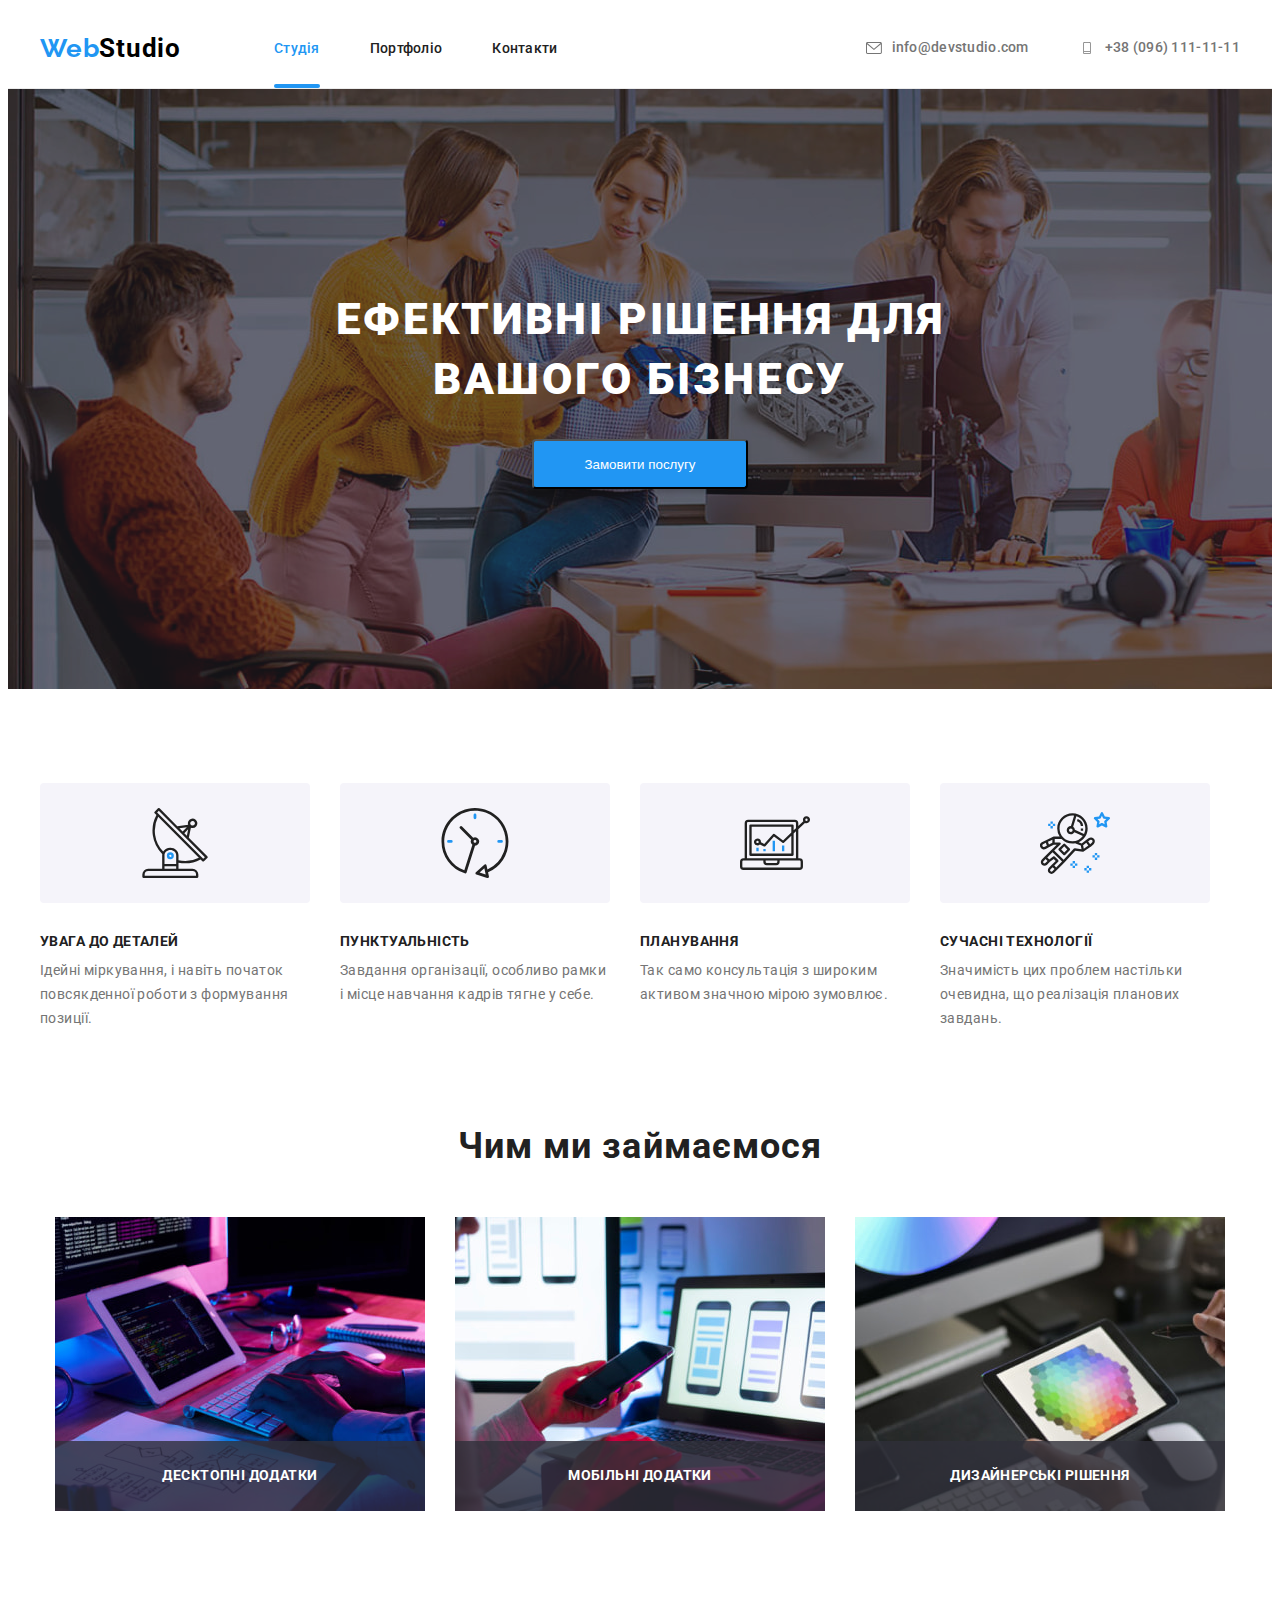
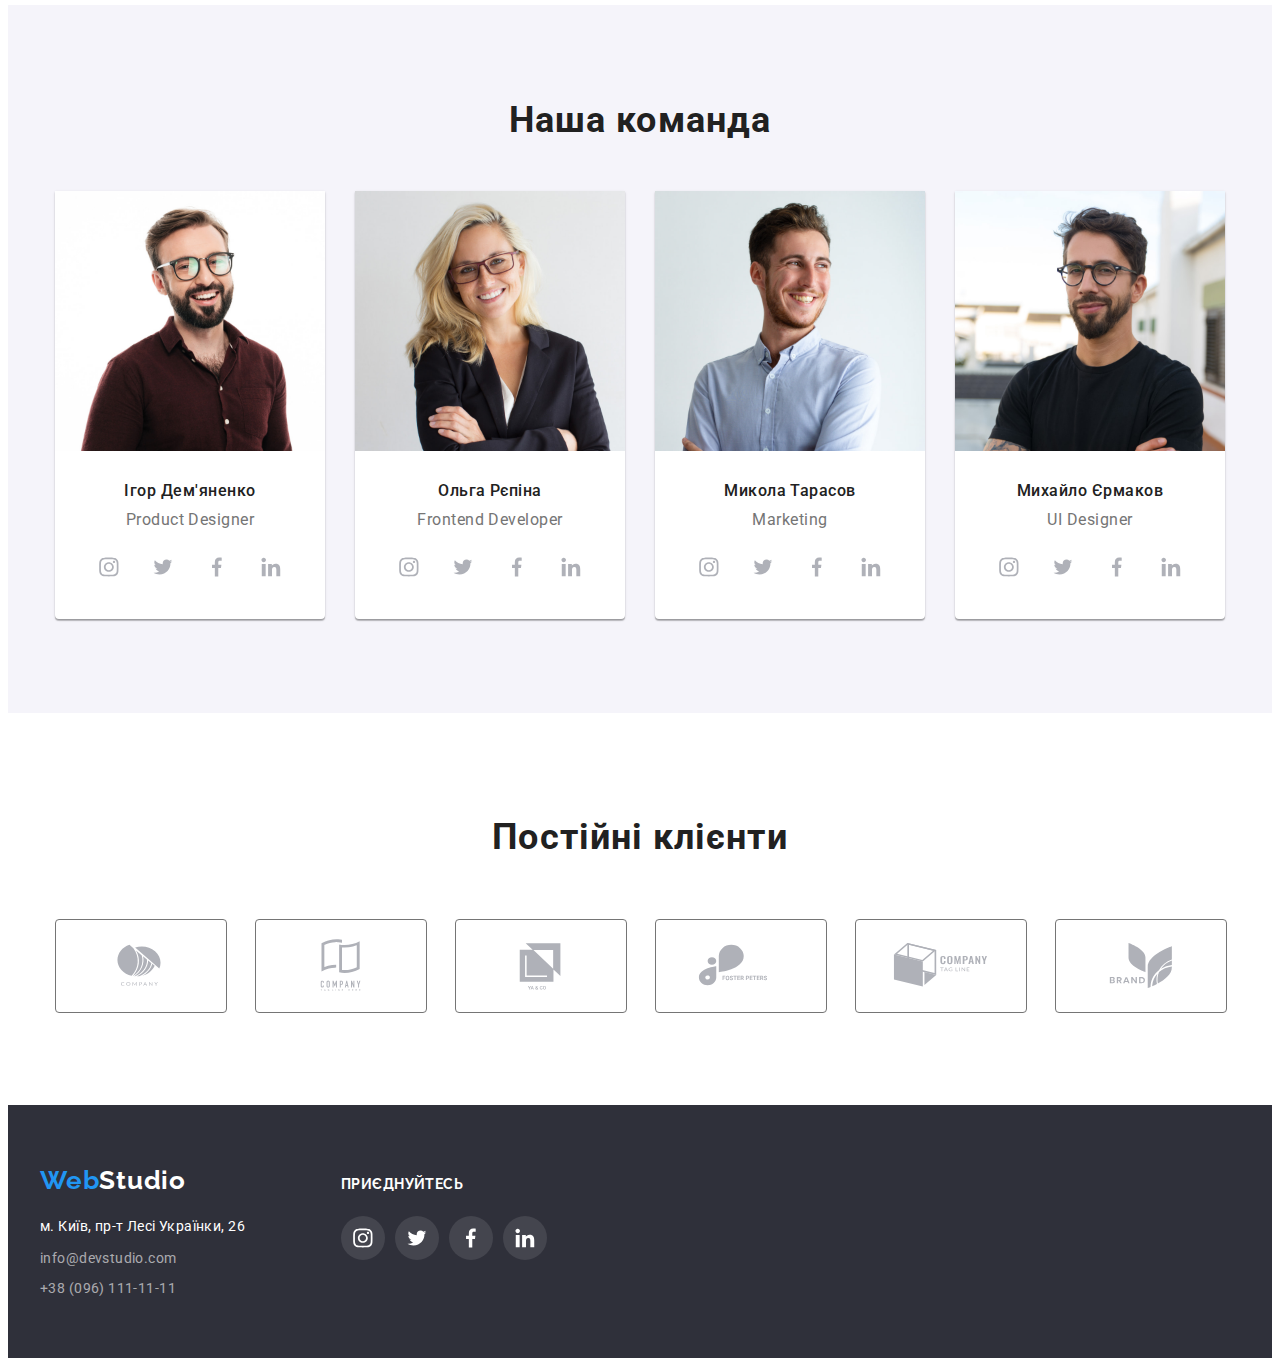
<file: index.html>
<!DOCTYPE html>
<html lang="uk">
  <head>
    <meta charset="UTF-8" />
    <meta name="viewport" content="width=device-width, initial-scale=1.0" />
    <title>WebStudio</title>
    <!-- Fonts -->
    <link rel="preconnect" href="https://fonts.googleapis.com" />
    <link rel="preconnect" href="https://fonts.gstatic.com" crossorigin />

    <link
      href="https://fonts.googleapis.com/css2?family=Raleway:wght@700&family=Roboto:wght@400;500;700;900&display=swap"
      rel="stylesheet"
    />
    <!-- Modern normalize -->
    <link
      rel="stylesheet"
      href="https://cdnjs.cloudflare.com/ajax/libs/modern-normalize/2.0.0/modern-normalize.min.css"
      integrity="sha512-4xo8blKMVCiXpTaLzQSLSw3KFOVPWhm/TRtuPVc4WG6kUgjH6J03IBuG7JZPkcWMxJ5huwaBpOpnwYElP/m6wg=="
      crossorigin="anonymous"
      referrerpolicy="no-referrer"
    />
    <!-- Custom styles -->
    <link rel="stylesheet" href="./css/styles.css" />
  </head>
  <body>
    <!-- Header -->
    <header class="header">
      <div class="container header-container">
        <a class="logo" href="./index.html"
          ><span class="logo-accent">Web</span>Studio</a
        >
        <nav class="navigation">
          <ul class="header-link-list list">
            <li class="nav-link">
              <a class="header-link-nav-accent" href="./index.html">Студія</a>
            </li>
            <li class="nav-link">
              <a class="header-link-nav" href="./portfolio.html">Портфоліо</a>
            </li>
            <li class="nav-link">
              <a class="header-link-nav" href="#">Контакти</a>
            </li>
          </ul>
        </nav>

        <ul class="header-list-contact ">
          <li class="group-link">
            <a class="header-link-mail header-link" href="mailto:info@devstudio.com" 
             target="_blank" 
            rel="noopener no-referrer"
            aria-label="іконка mail"> 
            <svg class="header-icon" width="16" height="12">
              <use href="./images/sprite2.svg#icon-e-mail"></use>
            </svg>  
            info@devstudio.com
                  </a>
          </li>
               <li class="group-link">
            <a class="header-link-phone header-link" href="tel:+380961111111"
            target="_blank"
            rel="noopener no-referrer"
            aria-label="іконка phone">
              <svg class="header-icon" width="16" height="12">
              <use href="./images/sprite2.svg#icon-smartphone"></use>
            </svg> 
          +38 (096) 111-11-11
           </a>
          </li>
        </ul>
      </div>
    </header>
    <!-- Main content -->

    <main>
      <!-- Hero section -->
      <section class="hero-section">
        <div class="container hero-container">
          <h1 class="hero-title">Ефективні рішення для вашого бізнесу</h1>
          <button data-modal-open class="hero-button" type="button">Замовити послугу</button>
          <div data-modal class="backdrop is-hidden">
            <div class="modal-wrapper">
              <button data-modal-close class="modal-btn">
                <svg class="modal-icon" width="11" height="11"
                 viewBox="0 0 11 11" fill="none" 
                 xmlns="http://www.w3.org/2000/svg">
                  <path d="M11 1.10786L9.89214 0L5.5 4.39214L1.10786 0L0 1.10786L4.39214 5.5L0 9.89214L1.10786 11L5.5 6.60786L9.89214 11L11 9.89214L6.60786 5.5L11 1.10786Z"
                   fill="black" />
                  </svg>
            
              </button>
              <form class="modal-form"></form>
           </div>
          </div>
        </div>
      </section>
      <!--Our activity  -->

      <section class="our-activity-section section">
        <div class="container">
           <ul class="our-activity-list">
            <li class="our-activity-items">
              <div class="our-activity-icon" width="270" height="120">
                <svg class="activity-icon" width="70" height="70">
                <use href="./images/sprite.svg#icon-antenna"></use>
                </svg>
              </div>
              <h3 class="detail-list-item">УВАГА ДО ДЕТАЛЕЙ</h3>
              <p class="detail-text">
                Ідейні міркування, і навіть початок повсякденної роботи з
                формування позиції.
              </p>
            </li>
            <li class="our-activity-items">
            <div class="our-activity-icon" width="270" height="120">
                <svg class="activity-icon" width="70" height="70">
                <use href="./images/sprite.svg#icon-clock"></use>
              </svg>
            </div>
              <h3 class="punctuality-list-item">ПУНКТУАЛЬНІСТЬ</h3>
              <p class="punctuality-text">
                Завдання організації, особливо рамки і місце навчання кадрів
                тягне у себе.
              </p>
            </li>
            <li class="our-activity-items">
              <div class="our-activity-icon" width="270" height="120">
                <svg class="activity-icon" width="70" height="70">
                <use href="./images/sprite.svg#icon-diagram"></use>
              </svg>
            </div>
              <h3 class="diligence-list-item">ПЛАНУВАННЯ</h3>
              <p class="diligence-text">
                Так само консультація з широким активом значною мірою зумовлює.
              </p>
            </li>
            <li class="our-activity-items">
              <div class="our-activity-icon" width="270" height="120">
                <svg class="activity-icon" width="70" height="70">
                <use href="./images/sprite.svg#icon-astronaut"></use>
              </svg>
            </div>
              <h3 class="technologie-list-item">СУЧАСНІ ТЕХНОЛОГІЇ</h3>
              <p class="technologies-text">
                Значимість цих проблем настільки очевидна, що реалізація
                планових завдань.
              </p>
            </li>
          </ul>
        </div>
      </section>

      <!-- Activity-images -->
      <section class="our-activity-images section">
        <div class="container">
          <h2 class="our-activity-title">Чим ми займаємося</h2>
          <ul class="activity-images">
            <li class="img-box-activity">
              <img
                src="./images/activity/img1.jpg"
                alt="img1"
                width="370";
                height="294";
              />
              <p class="our-activity-label">Десктопні додатки</p>
            </li>
            <li class="img-box-activity">
              <img
                src="./images/activity/img2.jpg"
                alt="img2"
                width="370"
                ;
                height="294"
                ;
              />
              <p class="our-activity-label">Мобільні додатки</p>
            </li>
            <li class="img-box-activity">
              <img
                src="./images/activity/img3.jpg"
                alt="img3"
                width="370"
                ;
                height="294"
                ;
              />
              <p class="our-activity-label">Дизайнерські рішення</p>
            </li>
          </ul>
        </div>
      </section>

      <!--Our Team  -->
      <section class="our-team-section section">
        <div class="container">
          <h2 class="our-team-title">Наша команда</h2>
          <ul class="our-team-list">
            <li class="team-members">
              <img
                class="team-img"
                src="./images/team/ІгорДем'яненко.jpg"
                alt="Ігор Дем'яненко"
                width="270"
                height="260"
              />
              <div class="team-members-info">
                <h3 class="product-designer-name team-name">Ігор Дем'яненко</h3>
                <p class="product-designer-profession team-proffesion">
                  Product Designer
                </p>


                 <ul class="team-social-link-list list">
            <li class="team-social-link-item">
             <a  class="social-link"
            href=""
            target="_blank"
            rel="noopener no-referrer"
            aria-label="іконка instagram"
            >
    

               <svg class="team-members-icon" width="20";
                height="20";
               >
              <use href="./images/sprite2.svg#icon-instagram"></use>
            </svg>
            </a>
         
            </li>

            <li class="team-social-link-item">
            
              <a  class="social-link"
            href=""
            target="_blank"
            rel="noopener no-referrer"
            aria-label="іконка twitter"
            >
    

               <svg class="team-members-icon" width="20";
                height="20";
               >
              <use href="./images/sprite2.svg#icon-twitter"></use>
            </svg>
            </a>
            </li>

            <li class="team-social-link-item">

     <a  class="social-link"
            href=""
            target="_blank"
            rel="noopener no-referrer"
            aria-label="іконка facebook"
            >
          

              <svg class="team-members-icon" width="20";
                height="20";>
              <use href="./images/sprite2.svg#icon-facebook"></use>
            </svg>
             </a>
            </li>

            <li class="team-social-link-item">

<a  class="social-link"
            href=""
            target="_blank"
            rel="noopener no-referrer"
            aria-label="іконка linkedin"
            >
           

              <svg class="team-members-icon" width="20";
                height="20";>
              <use href="./images/sprite2.svg#icon-linkedin"></use>
            </svg>
            </a>
            </li>
          </ul>
              </div>
            </li>
            <li class="team-members">
              <img
                class="team-img"
                src="./images/team/ОльгаРєпіна.jpg"
                alt="Ольга Рєпіна"
                width="270"
                height="260"
              />
              <div class="team-members-info">
                <h3 class="frontend-developer-name team-name">Ольга Рєпіна</h3>
                <p class="frontend-developer-profession team-proffesion">
                  Frontend Developer
                </p>
            <ul class="team-social-link-list list">
            <li class="team-social-link-item">

              <a  class="social-link"
            href=""
            target="_blank"
            rel="noopener no-referrer"
            aria-label="іконка linkedin"
            >

                        <svg class="team-members-icon" width="20";
                height="20";>
              <use href="./images/sprite2.svg#icon-instagram"></use>
            </svg>
            </a>
            </li>

            <li class="team-social-link-item">

              <a  class="social-link"
            href=""
            target="_blank"
            rel="noopener no-referrer"
            aria-label="іконка linkedin"
            >

               <svg class="team-members-icon" width="20";
                height="20";
               >
              <use href="./images/sprite2.svg#icon-twitter"></use>
            </svg>
            </a>
            </li>

            <li class="team-social-link-item">

              <a  class="social-link"
            href=""
            target="_blank"
            rel="noopener no-referrer"
            aria-label="іконка linkedin"
            >

              <svg class="team-members-icon" width="20";
                height="20";>
              <use href="./images/sprite2.svg#icon-facebook"></use>
            </svg>
              </a>
            </li>

            <li class="team-social-link-item">


              <a  class="social-link"
            href=""
            target="_blank"
            rel="noopener no-referrer"
            aria-label="іконка linkedin"
            >

              <svg class="team-members-icon" width="20";
                height="20";>
              <use href="./images/sprite2.svg#icon-linkedin"></use>
            </svg>
            </a>
            </li>
          </ul>
              </div>
            </li>
            <li class="team-members">
              <img
                class="team-img"
                src="./images/team/МиколаТарасов.jpg"
                alt="Микола Тарасов"
                width="270"
                height="260"
              />
              <div class="team-members-info">
                <h3 class="marketing-name team-name">Микола Тарасов</h3>
                <p class="marketing-profession team-proffesion">Marketing</p>

           <ul class="team-social-link-list list">
            <li class="team-social-link-item">

       <a  class="social-link"
            href=""
            target="_blank"
            rel="noopener no-referrer"
            aria-label="іконка linkedin"
            >
            <svg class="team-members-icon" width="20";
                height="20";>
              <use href="./images/sprite2.svg#icon-instagram"></use>
            </svg>
       </a>
            </li>

            <li class="team-social-link-item">
                     <a  class="social-link"
            href=""
            target="_blank"
            rel="noopener no-referrer"
            aria-label="іконка linkedin"
            >
               <svg class="team-members-icon" width="20";
                height="20";
               >
              <use href="./images/sprite2.svg#icon-twitter"></use>
            </svg>
                     </a>
            </li>

            <li class="team-social-link-item">
           <a  class="social-link"
            href=""
            target="_blank"
            rel="noopener no-referrer"
            aria-label="іконка linkedin"
            >
              <svg class="team-members-icon" width="20";
                height="20";>
              <use href="./images/sprite2.svg#icon-facebook"></use>
            </svg>
           </a>
            </li>

            <li class="team-social-link-item">
        <a  class="social-link"
            href=""
            target="_blank"
            rel="noopener no-referrer"
            aria-label="іконка linkedin"
            >
              <svg class="team-members-icon" width="20";
                height="20";>
              <use href="./images/sprite2.svg#icon-linkedin"></use>
            </svg>
        </a>
            </li>
          </ul>
              </div>
            </li>
            <li class="team-members">
              <img
                class="team-img"
                src="./images/team/МихайлоЄрмаков.jpg"
                alt="Михайло Єрмаков"
                width="270"
                height="260"
              />
              <div class="team-members-info">
                <h3 class="ul-designer-name team-name">Михайло Єрмаков</h3>
                <p class="ul-designer-profession team-proffesion">
                  UI Designer
                </p>
                      <ul class="team-social-link-list list">
            <li class="team-social-link-item">
              <a  class="social-link"
            href=""
            target="_blank"
            rel="noopener no-referrer"
            aria-label="іконка linkedin"
            >
               <svg class="team-members-icon" width="20";
                height="20";>
              <use href="./images/sprite2.svg#icon-instagram"></use>
            </svg>
              </a>
            </li>

            <li class="team-social-link-item">
              <a  class="social-link"
            href=""
            target="_blank"
            rel="noopener no-referrer"
            aria-label="іконка linkedin"
            >
               <svg class="team-members-icon" width="20";
                height="20";
               >
              <use href="./images/sprite2.svg#icon-twitter"></use>
            </svg>
              </a>
            </li>

            <li class="team-social-link-item">
              <a  class="social-link"
            href=""
            target="_blank"
            rel="noopener no-referrer"
            aria-label="іконка linkedin"
            >
              <svg class="team-members-icon" width="20";
                height="20";>
              <use href="./images/sprite2.svg#icon-facebook"></use>
            </svg>
              </a>
            </li>

            <li class="team-social-link-item">
               <a  class="social-link"
            href=""
            target="_blank"
            rel="noopener no-referrer"
            aria-label="іконка linkedin"
            >
              <svg class="team-members-icon" width="20";
                height="20";>
              <use href="./images/sprite2.svg#icon-linkedin"></use>
            </svg>
               </a>
            </li>
          </ul>
              </div>
         
            </li>
          </ul>
         
        </div>
      </section>

      <!-- Regular customers -->
      <section class="regular-customers-section section">
        <div class="container">
        <h2 class="regular-customers-titel">Постійні клієнти</h2>
        <ul class="regular-customers-icon-list list">

          <li class="regular-customers-item">
            <a class="regular-costumers-icon-link"
             href=""
             target="_blank"
             rel="noopener no-referrer"
             aria-label="іконка client1">
            <svg class="regular-costumers-icon-item"
          width="106"
            height="60">
             <use class="regular-costumers-icon"   href="./images/sprite2.svg#icon-client1"></use>
            </svg>
          </a>
          </li>
          <li class="regular-customers-item">
            <a class="regular-costumers-icon-link"
            href=""
            target="_blank"
            rel="noopener no-referrer"
            aria-label="іконка client2">
               <svg class="regular-costumers-icon-item"
                width="106"
            height="60">
              <use class="regular-costumers-icon" href="./images/sprite2.svg#icon-client2"></use>
            </svg>
            </a>
          </li>
          <li class="regular-customers-item">
            <a class="regular-costumers-icon-link"
            href=""
            target="_blank"
            rel="noopener no-referrer"
            aria-label="іконка client3">
                       <svg class="regular-costumers-icon-item"
               width="106"
            height="60">
              <use class="regular-costumers-icon" href="./images/sprite2.svg#icon-client3"></use>
            </svg>
            </a>
          </li>
          <li class="regular-customers-item">
            <a class="regular-costumers-icon-link"
            href=""
            target="_blank"
            rel="noopener no-referrer"
            aria-label="іконка client4">
                    <svg class="regular-costumers-icon-item"
               width="106"
            height="60">
              <use class="regular-costumers-icon" href="./images/sprite2.svg#icon-client4"></use>
            </svg>
            </a>
          </li>
          <li class="regular-customers-item">
            <a class="regular-costumers-icon-link"
            href=""
            target="_blank"
            rel="noopener no-referrer"
            aria-label="іконка client5">
                     <svg class="regular-costumers-icon-item"
                      width="106"
            height="60">
              <use class="regular-costumers-icon" href="./images/sprite2.svg#icon-client5"></use>
            </svg>
            </a>
          </li>
          <li class="regular-customers-item">
            <a class="regular-costumers-icon-link"
            href=""
            target="_blank"
            rel="noopener no-referrer"
            aria-label="іконка client6">
            <svg class="regular-costumers-icon-item"
              width="106"
            height="60">
              <use class="regular-costumers-icon" href="./images/sprite2.svg#icon-client6"></use>
            </svg>
            </a>
          </li>
        </ul>

</div>
      </section>
    </main>

    <!-- Footer -->

    <footer class="footer-section">
     <div class=" footer-container container">
      <div class="footer-main-container footer-blok">
      <a class="logo-footer" href="./index.html"
        ><span class="logo-footer-accent">Web</span>Studio</a
      >

      <address>
        <p class="footer-text">м. Київ, пр-т Лесі Українки, 26</p>
        <ul class="footer-contacts">
          <li class="footer-item">
            <a class="footer-link" href="mailto:info@devstudio.com"
              >info@devstudio.com</a
            >
          </li class="footer-item">
          <li class="footer-item">
            <a class="footer-link" href="tel:+380961111111"
              >+38 (096) 111-11-11</a
            >
          </li>
        </ul>
   </address>
   </div>
                    <div class="footer-icons footer-blok ">
            <p class="footer-icon-link-title">ПРИЄДНУЙТЕСЬ</p>

      <ul class="footer-social-link-list list">
            <li class="footer-social-link-item">
            <a  class="footer-social-link"
            href=""
            target="_blank"
            rel="noopener no-referrer"
            aria-label="іконка instagram"> 
            <svg class="footer-social-icon" width="20";
            height="20";>
            <use href="./images/sprite2.svg#icon-instagram"></use>
          </svg>
           </a>
            </li>

            <li class="footer-social-link-item">
            <a  class="footer-social-link"
            href=""
            target="_blank"
            rel="noopener no-referrer"
            aria-label="іконка twitter">
               <svg class="footer-social-icon" width="20";
                height="20";>
              <use href="./images/sprite2.svg#icon-twitter"></use>
            </svg>
            </a>
            </li>

            <li class="footer-social-link-item">
                <a  class="footer-social-link"
            href=""
            target="_blank"
            rel="noopener no-referrer"
            aria-label="іконка facebook"
            >
              <svg class="footer-social-icon" width="20";
                height="20";>
              <use href="./images/sprite2.svg#icon-facebook"></use>
            </svg>
                </a>
            </li>

            <li class="footer-social-link-item">
                <a  class="footer-social-link"
            href=""
            target="_blank"
            rel="noopener no-referrer"
            aria-label="іконка linkedin"
            >
              <svg class="footer-social-icon" width="20";
                height="20";>
              <use href="./images/sprite2.svg#icon-linkedin"></use>
            </svg>
                </a>
            </li>
          </ul>
          </div>              
   
        </div>
    </footer>
    <script src="./js/modal.js"></script>
  </body>
</html>
</file>
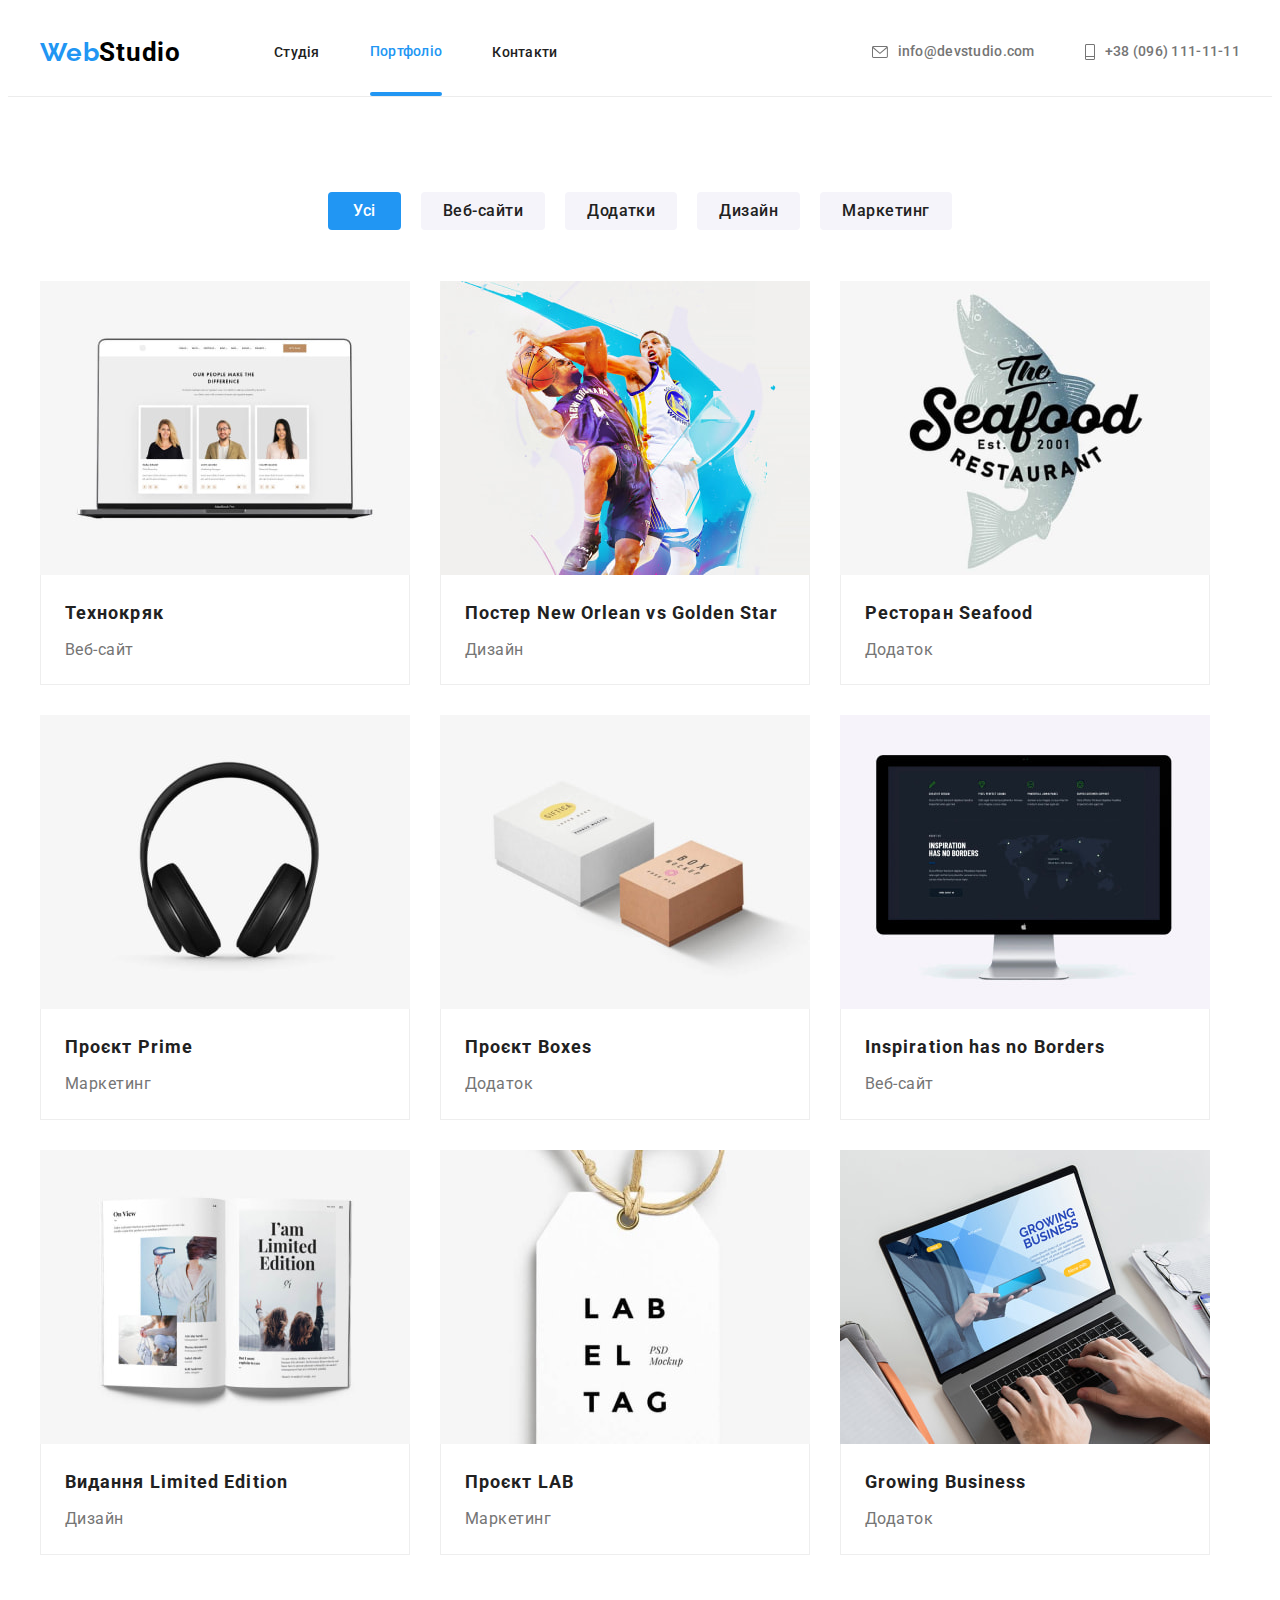
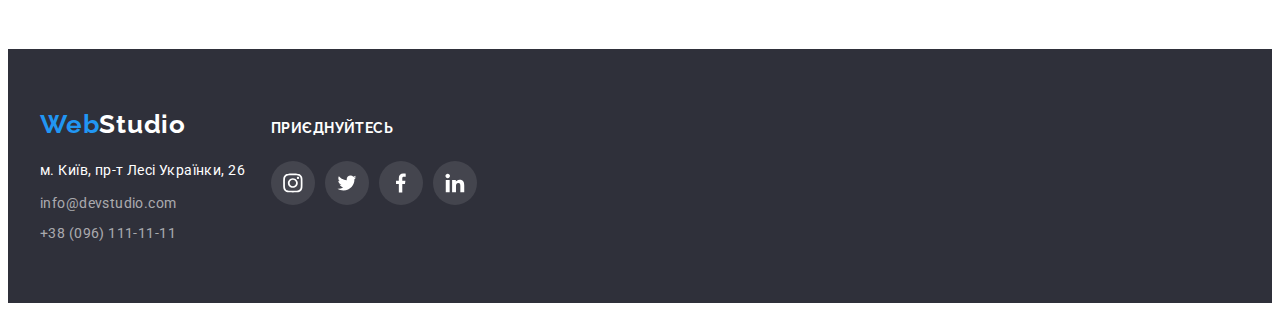
<file: portfolio.html>
<!DOCTYPE html>
<html lang="uk">
  <head>
    <meta charset="UTF-8" />
    <meta name="viewport" content="width=device-width, initial-scale=1.0" />
    <title>Portfolio</title>
    <!-- Fonts -->
    <link rel="preconnect" href="https://fonts.googleapis.com" />
    <link rel="preconnect" href="https://fonts.gstatic.com" crossorigin />

    <link
      href="https://fonts.googleapis.com/css2?family=Raleway:wght@700&family=Roboto:wght@400;500;700;900&display=swap"
      rel="stylesheet"
    />
    <!-- Modern normalize -->
    <link
      rel="stylesheet"
      href="https://cdnjs.cloudflare.com/ajax/libs/modern-normalize/2.0.0/modern-normalize.min.css"
      integrity="sha512-4xo8blKMVCiXpTaLzQSLSw3KFOVPWhm/TRtuPVc4WG6kUgjH6J03IBuG7JZPkcWMxJ5huwaBpOpnwYElP/m6wg=="
      crossorigin="anonymous"
      referrerpolicy="no-referrer"
    />
    
    <link rel="stylesheet" href="./css/styles.css" />

  </head>
  <body>
    <header class="header">
<div class="container header-container">
       <a class="portfolio-logo" href="./index.html"
          ><span class="logo-accent">Web</span>Studio</a
        >

      <nav class="navigation">
     
        <ul class="portfolio-links-list list">
          <li class="portfolio-nav-link">
            <a class="portfolio-header-link" href="./index.html">Студія</a></li>
          <li class="portfolio-nav-link">
            <a class="portfolio-header-link-accent" href="./portfolio.html"
              >Портфоліо</a
            >
          </li>
          <li class="portfolio-nav-link">
            <a class="portfolio-header-link " href="#">Контакти</a></li>
        </ul>
      </nav>

      <ul class="header-list-contact">
        <li  class="group-link">
    
          <a class="header-link-mail header-link " href="mailto:info@devstudio.com"
          target="_blank"
          rel="noopener no-referrer"
          aria-label="іконка mail">

<svg class="header-icon icon-group" width="16"  height="12">
  <use href="./images/sprite2.svg#icon-e-mail"></use>
</svg>
            info@devstudio.com</a>
   
        </li>


        <li class="group-link">
    
          <a class="header-link-phone header-link " href="tel:+380961111111"
          target="_blank"
          rel="noopener no-referrer"
          aria-label="іконка phone">
          <svg class="header-icon icon-group" width="10" height="16">
            <use href="./images/sprite2.svg#icon-smartphone"></use>
          </svg>
            +38 (096) 111-11-11</a>
     
        </li>
      </ul>
</div>
    </header>
    <!-- Main content -->
    <main>
      <section class="portfolio-section">
  <div class=" portfolio-container container">
        <!-- List filters -->
        <ul class="filters-list">
          <li class="filter-items">
            <button class="filters-items-button-accent" type="button" href="#"></a
            >Усі
          </li>
          <li class="filter-items">
            <button class="filters-items-button" type="button" href="#"></a>Веб-сайти
          </li>
          <li class="filter-items">
            <button class="filters-items-button" type="button" href="#"></a>Додатки
          </li>
          <li class="filter-items">
            <button class="filters-items-button" type="button" href="#"></a>Дизайн
          </li>
          <li class="filter-items">
            <button class="filters-items-button" type="button" href="#"></a>Маркетинг
          </li>
        </ul>
<!-- List items -->

        <ul class="portfolio-items-list list">
               <li class="portfolio-item">
            <a class="portfolio-item-link" href="#">
               <div class="description-blok">
            <img  class="portfoli-image"
             src="./images/portfolio/Технокряк.jpg" alt="Технокряк" />
              <div class="description">
                <p class="description-text">Ресурс пропонує комплексні пропозиції з різним рівнем функціоналу та сервісів. Все це дозволить відвідувачу отримати вичерпні відомості про компанію чи приватну особу.</p>
             </div>
             </div>
             <div class="portfolio-item-title">
            <h3 class="portfolio-product-name">Технокряк</h3>
            <p class="portfolio-product">Веб-сайт</p>
             </div>
          </a>
    
        </li>

        <li class="portfolio-item">
        <a class="portfolio-item-link" href="#">
              <div class="description-blok">
              <img class="portfoli-image"
              src="./images/portfolio/ПостерGoldenOrleanvsGoldenStar.jpg"
              alt="Постер New Orlean vs Golden Star" />
             <div class="description">
                <p class="description-text">Ресурс пропонує комплексні пропозиції з різним рівнем функціоналу та сервісів. Все це дозволить відвідувачу отримати вичерпні відомості про компанію чи приватну особу.</p>
             </div>
             </div>
          <div class="portfolio-item-title">
          <h3 class="portfolio-product-name">Постер New Orlean vs Golden Star</h3>
           <p class="portfolio-product">Дизайн</p>
           </div>
        </a>

        </li>

          <li class="portfolio-item">
          <a class="portfolio-item-link" href="#">
             <div class="description-blok">
            <img class="portfoli-image"
              src="./images/portfolio/РесторанSeafood.jpg"
              alt="Ресторан Seafood"/>
              <div class="description">
                <p class="description-text">Ресурс пропонує комплексні пропозиції з різним рівнем функціоналу та сервісів. Все це дозволить відвідувачу отримати вичерпні відомості про компанію чи приватну особу.</p>
             </div>
             </div>
              <div class="portfolio-item-title">
             <h3 class="portfolio-product-name">Ресторан Seafood</h3>
            <p class="portfolio-product">Додаток</p>
         </div>
          </a>
 
          </li>

          <li class="portfolio-item">
            <a class="portfolio-item-link" href="#">
              <div class="description-blok">
            <img class="portfoli-image"
            src="./images/portfolio/ПроектPrime.jpg" alt="Проєкт Prime" />
             <div class="description">
                <p class="description-text">Ресурс пропонує комплексні пропозиції з різним рівнем функціоналу та сервісів. Все це дозволить відвідувачу отримати вичерпні відомості про компанію чи приватну особу.</p>
             </div>
             </div>
           <div class="portfolio-item-title">
              <h3 class="portfolio-product-name">Проєкт Prime</h3>
            <p class="portfolio-product">Маркетинг</p>
           </div>
           </a>
    
          </li>
          
          <li class="portfolio-item">
    
            <a class="portfolio-item-link" href="#">
              <div class="description-blok">
            <img class="portfoli-image"
            src="./images/portfolio/ПроєктBoxes.jpg" alt="Проєкт Boxes" />
             <div class="description">
                <p class="description-text">Ресурс пропонує комплексні пропозиції з різним рівнем функціоналу та сервісів. Все це дозволить відвідувачу отримати вичерпні відомості про компанію чи приватну особу.</p>
             </div>
             </div>
            <div class="portfolio-item-title">
            <h3 class="portfolio-product-name">Проєкт Boxes</h3>
            <p class="portfolio-product">Додаток</p>
            </div>
          </a>
   
          </li>

          <li class="portfolio-item">
         
            <a class="portfolio-item-link" href="#">
              <div class="description-blok">
            <img class="portfoli-image"
              src="./images/portfolio/InspirationhasnoBorders.jpg"
              alt="Inspiration has no Borders"/>
              <div class="description">
                <p class="description-text">Ресурс пропонує комплексні пропозиції з різним рівнем функціоналу та сервісів. Все це дозволить відвідувачу отримати вичерпні відомості про компанію чи приватну особу.</p>
             </div>
             </div>
             <div class="portfolio-item-title">
            <h3 class="portfolio-product-name">Inspiration has no Borders</h3>
            <p class="portfolio-product">Веб-сайт</p>
            </div>
          </a>
    
          </li>
          <li class="portfolio-item">
   
            <a class="portfolio-item-link" href="#">
              <div class="description-blok">
            <img class="portfoli-image"
              src="./images/portfolio/ВиданняLimitedEdition.jpg"
              alt="Видання Limited Edition"/>
             <div class="description">
                <p class="description-text">Ресурс пропонує комплексні пропозиції з різним рівнем функціоналу та сервісів. Все це дозволить відвідувачу отримати вичерпні відомості про компанію чи приватну особу.</p>
             </div>
             </div>
             <div class="portfolio-item-title">
            <h3 class="portfolio-product-name">Видання Limited Edition</h3>
            <p class="portfolio-product">Дизайн</p>
            </div>
          </a>
    
          </li>

          <li class="portfolio-item">

            <a  class="portfolio-item-link" href="#">
              <div class="description-blok">
            <img class="portfoli-image" 
            src="./images/portfolio/ПроєктLAB.jpg" alt="Проєкт LAB"/>
            <div class="description">
                <p class="description-text">Ресурс пропонує комплексні пропозиції з різним рівнем функціоналу та сервісів. Все це дозволить відвідувачу отримати вичерпні відомості про компанію чи приватну особу.</p>
            </div>
            </div>
          <div class="portfolio-item-title">
          <h3 class="portfolio-product-name">Проєкт LAB</h3>
            <p class="portfolio-product">Маркетинг</p>
           </div>
           </a> 

        </li>

          <li class="portfolio-item">
   
            <a  class="portfolio-item-link"  href="#">
              <div class="description-blok">
            <img class="portfoli-image"
              src="./images/portfolio/GrowingBusiness.jpg"
              alt="Growing Business"/>
              <div class="description">
                <p class="description-text">Ресурс пропонує комплексні пропозиції з різним рівнем функціоналу та сервісів. Все це дозволить відвідувачу отримати вичерпні відомості про компанію чи приватну особу.</p>
             </div>
             </div>
            <div class="portfolio-item-title">
            <h3 class="portfolio-product-name">Growing Business</h3>
            <p class="portfolio-product">Додаток</p>
              </div>
            </a>
      
          </li>
            </ul>
          </div>
      </section>
    </main>

    <!-- Footer -->
    <footer class="footer-section">
      <div class=" footer-container container">
        <div class=" footer-conteiner">
      <a class="logo-footer" href="./index.html"
        ><span class="logo-footer-accent">Web</span>Studio</a
      >

      <address>
        <p class="footer-text">м. Київ, пр-т Лесі Українки, 26</p>
        <ul>
          <li class="footer-item">
            <a class="footer-link" href="mailto:info@devstudio.com"
              >info@devstudio.com</a
            >
          </li>
          <li class="footer-item">
            <a class="footer-link" href="tel:+380961111111"
              >+38 (096) 111-11-11</a
            >
          </li>
        </ul>
      </address>
      </div>

      <div class="footer-icons footer-blok ">
        <p class="footer-icon-link-title">ПРИЄДНУЙТЕСЬ</p>

  <ul class="footer-social-link-list list">
        <li class="footer-social-link-item">
        <a  class="footer-social-link"
        href=""
        target="_blank"
        rel="noopener no-referrer"
        aria-label="іконка instagram"> 
                    <svg class="footer-social-icon" width="20";
            height="20";>
          <use href="./images/sprite2.svg#icon-instagram"></use>
        </svg>
            </a>
        </li>

        <li class="footer-social-link-item">
                    <a  class="footer-social-link"
        href=""
        target="_blank"
        rel="noopener no-referrer"
        aria-label="іконка twitter">
           <svg class="footer-social-icon" width="20";
            height="20";
           >
          <use href="./images/sprite2.svg#icon-twitter"></use>
        </svg>
        </a>
        </li>

        <li class="footer-social-link-item">
            <a  class="footer-social-link"
        href=""
        target="_blank"
        rel="noopener no-referrer"
        aria-label="іконка facebook"
        >
          <svg class="footer-social-icon" width="20";
            height="20";>
          <use href="./images/sprite2.svg#icon-facebook"></use>
        </svg>
            </a>
        </li>

        <li class="footer-social-link-item">
            <a  class="footer-social-link"
        href=""
        target="_blank"
        rel="noopener no-referrer"
        aria-label="іконка linkedin"
        >
          <svg class="footer-social-icon" width="20";
            height="20";>
          <use href="./images/sprite2.svg#icon-linkedin"></use>
        </svg>
            </a>
        </li>
      </ul>
      </div>
      
      
</div>
    </footer>
    <script src="./js/modal.js"></script>
  </body>
</html>
</file>
<file: css/styles.css>
:root {
  --main-font: "Roboto", sans-serif;
  --secondary-font: "Raleway", sans-serif;
  --main-bg-color: #fff;
  --secondary-bg-color: #f5f4fa;
  --dark-bg-color: #2f303a;
  --main-text-color: #212121;
  --secondary-text-color: #757575;
  --accent-color: #2196f3;
}

body {
  font-family: var(--main-font);
  font-size: 14px;
  letter-spacing: 0.03em;
  line-height: 1.71;
  color: var(--main-text-color);
}

h1,
h2,
h3,
h4,
h5,
h6,
p {
  margin: 0;
}

.list {
  list-style: none;
  padding: 0;
  margin: 0;
}
img {
  display: block;
}

.container {
  /* outline: 1px solid red; */
  width: 1200px;

  padding-left: 15px;
  padding-right: 15px;

  margin-left: auto;
  margin-right: auto;
}

.section {
  padding-bottom: 94px;
}

/* Header */
.header {
  background-color: var(--main-bg-color);
  border-bottom: 1px solid #ececec;
}
ul {
  list-style-type: none;
  padding-left: 0;
  margin-top: 0;
  margin-bottom: 0;
}

.header-container {
  display: flex;
  align-items: center;
}

.logo {
  text-decoration: none;
  color: #000;
  font-family: var(--main-font);
  font-size: 26px;
  font-weight: 700;
  line-height: normal;
  letter-spacing: 0.78px;

  margin-right: 93px;
}

.logo-accent {
  color: var(--accent-color);
  font-family: var(--secondary-font);
  font-size: 26px;
  font-weight: 700;
  line-height: normal;
  letter-spacing: 0.78px;
}

.header-link-list {
  display: flex;
  align-items: center;
}
.nav-link {
  display: block;
  margin-right: 50px;
}

.nav-link:last-child {
  margin-right: 0;
}

.header-link-nav-accent {
  position: relative;
  color: var(--accent-color);

  display: block;
  padding-top: 32px;
  padding-bottom: 32px;
  text-decoration: none;
  font-family: var(--main-font);
  color: var(--accent-color);
  font-weight: 500;
  line-height: normal;
  letter-spacing: 0.28px;
  transition: color 250ms cubic-bezier(0.4, 0, 0.2, 1);
}

.header-link-nav {
  display: block;
  padding-top: 32px;
  padding-bottom: 32px;

  text-decoration: none;
  font-family: var(--main-font);
  color: var(--main-text-color);
  font-weight: 500;
  line-height: normal;
  letter-spacing: 0.28px;
  transition: color 250ms cubic-bezier(0.4, 0, 0.2, 1);
}
.header-link-nav-accent::after {
  content: "";
  display: block;
  width: 100%;
  border-radius: 2px;
  height: 4px;
  background-color: var(--accent-color);

  position: absolute;
  bottom: 0;
  left: 0;
}

.header-list-contact {
  margin-left: auto;
  display: flex;
  align-items: center;
  justify-content: center;
}
.group-link {
  margin-right: 50px;
}
.group-link:last-child {
  margin-right: 0;
}

.header-link-mail {
  text-decoration: none;

  font-family: var(--main-font);
  font-weight: 500;
  letter-spacing: 0.02em;
  color: var(--secondary-text-color);
}

.header-link-phone {
  text-decoration: none;

  font-family: var(--main-font);
  font-weight: 500;
  letter-spacing: 0.02em;
  color: var(--secondary-text-color);
}

.header-link-nav-accent:hover,
.header-link-nav-accent:focus {
  color: var(--accent-color);
}

.header-link-nav:hover,
.header-link-nav:focus {
  color: var(--accent-color);
}

.header-link-mail:hover,
.header-link-mail:focus {
  color: var(--accent-color);
}
.header-link-phone:hover,
.header-link-phone:focus {
  color: var(--accent-color);
}
/* Header icons */

.header-link {
  display: flex;
  align-items: center;
  color: var(--secondary-text-color);
  transition: color 250ms cubic-bezier(0.4, 0, 0.2, 1);
}

.header-icon {
  margin-right: 10px;
  fill: var(--secondary-text-color);
  transition: fill 250ms cubic-bezier(0.4, 0, 0.2, 1);
}
.header-link-mail:hover .header-icon,
.header-link-mail:focus .header-icon {
  fill: var(--accent-color);
}
.header-link-phone:hover .header-icon,
.header-link-phone:focus .header-icon {
  fill: var(--accent-color);
}

/* Hero */
.hero-section {
  max-width: 1600px;
  margin-left: auto;
  margin-right: auto;
  background-image: url(../images/Hero/Img\ Overlay.png),
    url(../images/Hero/bg-hero.jpg);

  background-color: var(--dark-bg-color);
  padding-top: 200px;
  padding-bottom: 200px;
}

.hero-title {
  width: 650px;
  margin-left: auto;
  margin-right: auto;
  font-weight: 900;
  font-size: 44px;
  line-height: 1.36364;
  letter-spacing: 0.06em;
  text-transform: uppercase;
  text-align: center;

  color: #fff;
  text-align: center;
  font-family: var(--main-font);

  margin-bottom: 30px;
}
.hero-button {
  margin: 0 auto;
  display: block;
  text-align: center;
  width: 216px;
  height: 50px;
  border-radius: 4px;
  background: var(--accent-color);
  color: #fff;
  box-shadow: 0px 4px 4px 0px rgba(0, 0, 0, 0.15);
  transition: background 250ms cubic-bezier(0.4, 0, 0.2, 1);
}
.hero-button:hover,
.hero-button:focus {
  box-shadow: 0 4px 4px 0 rgba(0, 0, 0, 0.15);
  color: #fff;
  background-color: #1875c1;
}

/* Modal button */
.backdrop {
  z-index: 2;

  position: fixed;
  top: 0;
  left: 0;
  width: 100%;
  height: 100%;
  background: rgba(0, 0, 0, 0.2);

  transition: visibility 250ms cubic-bezier(0.4, 0, 0.2, 1),
    opacity 250ms cubic-bezier(0.4, 0, 0.2, 1);
}
.backdrop.is-hidden {
  opacity: 0;
  visibility: hidden;
  pointer-events: none;
}

/* ===============+++++++++++++ */

.backdrop.is-hidden .modal-wrapper {
  transform: translate(-50%, -50%) scale(0.2);
}

/* ++++++++++++++++++++++++ */
.modal-wrapper {
  position: absolute;
  top: 50%;
  left: 50%;
  /* transform: translate(-50%, -50%); */
  border-radius: 4px;
  width: 528px;
  height: 581px;
  box-shadow: 0 2px 1px 0 rgba(0, 0, 0, 0.2), 0 1px 1px 0 rgba(0, 0, 0, 0.14),
    0 1px 3px 0 rgba(0, 0, 0, 0.12);
  background: #fff;

  transform: translate(-50%, -50%) scale(1);

  transition: 250ms cubic-bezier(0.4, 0, 0.2, 1);
}
.modal-wrapper.is-hidden {
  transition: transform 300ms ease-in-out 200ms, opacity 300ms ease-in-out 200ms;
}

.modal-btn {
  position: absolute;
  top: 8px;
  right: 8px;
  border-radius: 50%;

  background-color: #fff;
  border: 1px solid rgba(203, 195, 195, 0.5);
  display: flex;
  align-items: center;
  justify-content: center;
  padding: 0;

  width: 30px;
  height: 30px;
}
.modal-icon {
  fill: #000;
}

/* Our activity */

.our-activity-section {
  background: var(--main-bg-color);
  padding-top: 94px;
}
/* Our activity social icons */
.our-activity-icon-list {
  display: flex;
  align-content: center;
  justify-content: center;
  width: 1170px;
}
.our-activity-icon {
  display: flex;
  align-items: center;
  justify-content: center;
  border-radius: 4px;
  width: 270px;
  height: 120px;
  background: #f5f4fa;
  margin-bottom: 30px;

  fill: #212121;
}
/* ================== */
.our-activity-list {
  display: flex;
}

.our-activity-items:not(:last-child) {
  margin-right: 30px;
}

.detail-list-item {
  width: 270px;
  height: 16px;
  font-weight: 700;
  font-size: 14px;
  line-height: normal;
  letter-spacing: 0.42px;
  text-transform: uppercase;

  margin-bottom: 10px;
}
.detail-text {
  font-size: 14px;
  line-height: 1.71;
  width: 270px;
  height: 72px;
  flex-shrink: 0;

  color: var(--secondary-text-color);
  letter-spacing: 0.42px;
}
.punctuality-list-item {
  width: 270px;
  height: 16px;
  font-size: 14px;
  font-weight: 700;
  line-height: normal;
  letter-spacing: 0.42px;
  text-transform: uppercase;

  margin-bottom: 10px;
}
.punctuality-text {
  font-size: 14px;
  line-height: 1.71;
  width: 270px;
  height: 48px;
  flex-shrink: 0;

  color: var(--secondary-text-color);
  letter-spacing: 0.42px;
}
.diligence-list-item {
  width: 270px;
  height: 16px;
  font-size: 14px;
  font-weight: 700;
  line-height: normal;
  letter-spacing: 0.42px;
  text-transform: uppercase;

  margin-bottom: 10px;
}
.diligence-text {
  font-size: 14px;
  line-height: 1.71;
  width: 270px;
  height: 48px;
  flex-shrink: 0;

  color: var(--secondary-text-color);
  letter-spacing: 0.42px;
}
.technologie-list-item {
  font-size: 14px;
  width: 270px;
  height: 16px;
  font-weight: 700;
  line-height: normal;
  letter-spacing: 0.42px;
  text-transform: uppercase;

  margin-bottom: 10px;
}
.technologies-text {
  font-size: 14px;
  line-height: 1.71;
  width: 270px;
  height: 72px;

  color: var(--secondary-text-color);
  letter-spacing: 0.42px;
}
.our-activity-title {
  font-family: var(--main-font);
  text-align: center;

  color: var(--main-text-color);
  font-size: 36px;
  font-weight: 700;
  line-height: normal;
  letter-spacing: 1.08px;

  margin-bottom: 50px;
}

/* Activity images */
.activity-images {
  display: flex;
  justify-content: center;
}
.img-box-activity {
  z-index: 1;
  position: relative;

  margin-right: 30px;
}

.img-box-activity:last-child {
  margin-right: 0px;
}
.our-activity-label {
  z-index: 1;

  position: absolute;
  bottom: 0;
  left: 0;
  display: flex;
  text-align: center;
  align-items: center;
  justify-content: center;

  font-family: var(--main-font);
  font-weight: 700;

  text-transform: uppercase;
  text-align: center;
  color: #fff;

  width: 370px;
  height: 70px;
  background: rgba(47, 48, 58, 0.8);
}

/* Our team */
.our-team-section {
  padding-top: 94px;
}

.team-name {
  margin-bottom: 10px;
}
.team-proffesion {
  margin-bottom: 16px;
}
.our-team-title {
  text-align: center;
  font-size: 36px;
  font-weight: 700;
  line-height: normal;
  letter-spacing: 1.08px;

  margin-bottom: 50px;
}
.our-team-list {
  display: flex;

  justify-content: center;
}
.team-members {
  border-radius: 0 0 4px 4px;
  width: 270px;

  box-shadow: 0 2px 1px 0 rgba(0, 0, 0, 0.2), 0 1px 1px 0 rgba(0, 0, 0, 0.14),
    0 1px 3px 0 rgba(0, 0, 0, 0.12);
  background: #fff;

  margin-right: 30px;
}
.team-members-info {
  padding-bottom: 30px;
  padding-top: 30px;
}
.team-members:last-child {
  margin-right: 0;
}

.our-team-section {
  background: var(--secondary-bg-color);
}
.product-designer-name {
  color: var(--main-text-color);
  text-align: center;
  font-size: 16px;
  font-weight: 500;
  line-height: normal;
  letter-spacing: 0.48px;
}
.product-designer-profession {
  color: var(--secondary-text-color);
  text-align: center;
  font-size: 16px;
  line-height: normal;
  letter-spacing: 0.48px;
}
.frontend-developer-name {
  text-align: center;
  font-size: 16px;
  font-weight: 500;
  line-height: normal;
  letter-spacing: 0.48px;
}
.frontend-developer-profession {
  color: var(--secondary-text-color);
  text-align: center;
  font-size: 16px;
  line-height: normal;
  letter-spacing: 0.48px;
}
.marketing-name {
  text-align: center;
  font-size: 16px;
  font-weight: 500;
  line-height: normal;
  letter-spacing: 0.48px;
}
.marketing-profession {
  color: var(--secondary-text-color);
  text-align: center;
  font-size: 16px;
  line-height: normal;
  letter-spacing: 0.48px;
}

.ul-designer-name {
  text-align: center;
  font-size: 16px;
  font-weight: 500;
  line-height: normal;
  letter-spacing: 0.48px;
}
.ul-designer-profession {
  color: var(--secondary-text-color);
  text-align: center;

  font-size: 16px;
  line-height: normal;
  letter-spacing: 0.48px;
}
/* social links */
.team-social-link-list {
  display: flex;
  justify-content: center;

  width: 206px;

  margin-top: 16px;
  margin-left: auto;
  margin-right: auto;
}

.team-social-link-item:last-child {
  margin-right: 0;
}
.social-link {
  display: flex;
  justify-content: center;
  align-items: center;
  width: 44px;
  height: 44px;
  border-radius: 50%;

  transition: background 250ms cubic-bezier(0.4, 0, 0.2, 1);
}

.social-link:hover,
.social-link:focus {
  background-color: var(--accent-color);
}

.team-members-icon {
  fill: #afb1b8;
}
.team-social-link-item {
  text-align: center;
  margin-right: 10px;
  transition: fill 250ms cubic-bezier(0.4, 0, 0.2, 1);
}

.social-link:hover .team-members-icon,
.social-link:focus .team-members-icon {
  fill: white;
}

/* Regular customers  */
.regular-customers-section {
  padding-top: 94px;
  padding-bottom: 94px;
}

.regular-customers-icon-list {
  display: flex;

  width: 1170px;

  margin-left: auto;
  margin-right: auto;
  margin-top: 50px;
}
.regular-customers-item {
  width: 170px;
  height: 92px;

  margin-right: 30px;
}

.regular-customers-item:last-child {
  margin-right: 0;
}

.regular-costumers-icon-item {
  align-items: center;
  fill: #afb1b8;
  transition: fill 250ms cubic-bezier(0.4, 0, 0.2, 1);
}

.regular-costumers-icon-link {
  display: flex;
  align-items: center;
  justify-content: center;
  width: 100%;
  height: 100%;
  border: 1px solid var(--secondary-text-color);
  border-radius: 4px;
  transition: border 250ms cubic-bezier(0.4, 0, 0.2, 1);
}

.regular-costumers-icon-link:hover .regular-costumers-icon-item,
.regular-costumers-icon-link:focus .regular-costumers-icon-item {
  fill: var(--accent-color);
}
.regular-costumers-icon-link:hover,
.regular-costumers-icon-link:focus {
  border: 1px solid var(--accent-color);
  border-radius: 4px;
}

.regular-customers-titel {
  font-family: var(--main-font);
  font-weight: 700;
  font-size: 36px;
  letter-spacing: 0.03em;
  text-align: center;
  color: var(--main-text-color);
}
/* Footer */

.footer-section {
  padding-top: 60px;
  padding-bottom: 60px;

  background: var(--dark-bg-color);
}
.footer-container {
  display: flex;
  align-items: baseline;
}
.footer-main-container {
  margin-right: 70px;
}

.logo-footer {
  display: block;
  text-decoration: none;
  color: #fff;
  font-family: Raleway;
  font-size: 26px;
  font-weight: 700;
  line-height: normal;
  letter-spacing: 0.78px;

  margin-bottom: 20px;
}
.logo-footer-accent {
  color: var(--accent-color);
  font-family: var(--secondary-font);
  font-size: 26px;
  font-weight: 700;
  line-height: normal;
  letter-spacing: 0.78px;
}
.footer-text {
  font-style: normal;
  color: #fff;

  letter-spacing: 0.42px;

  margin-bottom: 9px;
}

.footer-contacts {
  text-align: left;
}
.footer-item {
  margin-bottom: 9px;
}
.footer-item:last-child {
  margin-bottom: 0;
}
.footer-link {
  display: block;
  justify-content: left;
  font-style: normal;
  text-decoration: none;
  width: 231px;
  height: 21px;
  flex-shrink: 0;
  color: rgba(255, 255, 255, 0.6);
  letter-spacing: 0.42px;

  transition: color 250ms cubic-bezier(0.4, 0, 0.2, 1);
}

.footer-link:hover,
.footer-link:focus {
  color: var(--accent-color);
}

/* Footer icons */

.footer-icon-link-title {
  font-family: var(--secondary-font);
  font-weight: 700;
  font-size: 14px;
  letter-spacing: 0.03em;
  text-transform: uppercase;
  color: #fff;

  margin-bottom: 20px;
}
.footer-social-link-list {
  display: flex;
  align-items: baseline;
}
.footer-social-link-item {
  margin-right: 10px;
}
.footer-social-link-item:last-child {
  margin-right: 0;
}

.footer-social-link {
  display: flex;
  justify-content: center;
  align-items: center;
  width: 44px;
  height: 44px;
  background-color: rgba(255, 255, 255, 0.1);
  border-radius: 50%;

  transition: background 250ms cubic-bezier(0.4, 0, 0.2, 1);
}
.footer-social-link:hover,
.footer-social-link:focus {
  background-color: var(--accent-color);
}

.footer-social-icon {
  fill: white;
}

/* portfolio */
.portfolio-header-container {
  width: 1200px;
  display: flex;
  align-items: center;
}

.portfolio-logo {
  text-decoration: none;
  color: #000;
  font-family: var(--main-font);
  font-size: 26px;
  font-weight: 700;
  line-height: normal;
  letter-spacing: 0.78px;

  margin-right: 93px;
}
.portfolio-links-list {
  display: flex;
  align-items: center;
}
.portfolio-nav-link {
  margin-right: 50px;
}
.portfolio-nav-link:last-child {
  margin-right: 0;
}
.portfolio-header-link {
  display: block;
  padding-top: 32px;
  padding-bottom: 32px;

  text-decoration: none;
  font-family: var(--main-font);
  color: var(--main-text-color);
  font-weight: 500;
  line-height: normal;
  letter-spacing: 0.28px;

  transition: color 250ms cubic-bezier(0.4, 0, 0.2, 1);
}

.portfolio-header-link:hover,
.portfolio-header-link:focus {
  color: var(--accent-color);
}

.portfolio-header-link-accent {
  position: relative;
  color: var(--accent-color);

  display: block;
  padding-top: 32px;
  padding-bottom: 32px;
  text-decoration: none;
  font-family: var(--main-font);
  font-weight: 500;
  font-size: 14px;
  letter-spacing: 0.02em;
  color: var(--accent-color);
}
.portfolio-header-link-accent::after {
  content: "";
  display: block;
  width: 100%;
  border-radius: 2px;
  height: 4px;
  background-color: var(--accent-color);

  position: absolute;
  bottom: 0;
  left: 0;
}

/* Portfolio section */
.portfolio-section {
  padding-top: 94px;
  padding-bottom: 94px;
}

/* filter section */
.filters-list {
  display: flex;
  justify-content: center;
  margin-bottom: 50px;
}
.filter-items {
  margin-right: 8px;
  padding-top: 1px;
  padding-left: 6px;
  padding-right: 6px;
  padding-bottom: 1px;
}
.filter-items:last-child {
  margin-right: 0;
}
.filters-items-button {
  font-family: var(--main-font);
  font-weight: 500;
  font-size: 16px;
  line-height: 1.6;
  letter-spacing: 0.03em;
  text-align: center;
  color: var(--main-text-color);
  background: var(--secondary-bg-color);
  border-radius: 4px;
  border: none;
  padding-top: 6px;
  padding-bottom: 6px;
  padding-right: 22px;
  padding-left: 22px;

  transition: color 250ms cubic-bezier(0.4, 0, 0.2, 1),
    background 250ms cubic-bezier(0.4, 0, 0.2, 1),
    box-shadow 250ms cubic-bezier(0.4, 0, 0.2, 1);
}

.filters-items-button:hover,
.filters-items-button:focus {
  background: var(--accent-color);
  color: #fff;

  box-shadow: 0 2px 2px 0 rgba(0, 0, 0, 0.12), 0 1px 2px 0 rgba(0, 0, 0, 0.08),
    0 3px 1px 0 rgba(0, 0, 0, 0.1);
}

.filters-items-button-accent {
  font-family: var(--main-font);
  font-weight: 500;
  font-size: 16px;
  line-height: 1.6;
  letter-spacing: 0.03em;
  text-align: center;
  color: var(--main-text-color);
  border-radius: 4px;
  border: none;
  background: var(--accent-color);
  color: #fff;

  padding-top: 6px;
  padding-bottom: 6px;
  padding-right: 25px;
  padding-left: 25px;

  transition: 250ms cubic-bezier(0.4, 0, 0.2, 1);
}
.filters-items-button-accent:hover,
.filters-items-button-accent:focus {
  background: var(--accent-color);
  color: #fff;

  box-shadow: 0 2px 2px 0 rgba(0, 0, 0, 0.12), 0 1px 2px 0 rgba(0, 0, 0, 0.08),
    0 3px 1px 0 rgba(0, 0, 0, 0.1);
}
/* Portfolio items */

.portfolio-container {
  box-sizing: content-box;
}

.portfolio-items-list {
  display: flex;
  flex-wrap: wrap;
}
.portfolio-item {
  position: relative;
  width: 370px;
  margin-right: 30px;
  margin-bottom: 30px;
}

.portfolio-item:nth-last-child(3n + 1) {
  margin-right: 0;
}

.portfolio-item:nth-last-child(-n + 3) {
  margin-bottom: 0;
}

.portfolio-item-link:hover {
  display: block;
  box-shadow: 1px 4px 6px 0 rgba(0, 0, 0, 0.16), 0 4px 4px 0 rgba(0, 0, 0, 0.06),
    0 1px 1px 0 rgba(0, 0, 0, 0.12);
  background: #fff;
}
.portfolio-item-link:focus {
  display: block;
  box-shadow: 1px 4px 6px 0 rgba(0, 0, 0, 0.16), 0 4px 4px 0 rgba(0, 0, 0, 0.06),
    0 1px 1px 0 rgba(0, 0, 0, 0.12);
  background: #fff;
}

.portfolio-item-link {
  display: block;
  text-decoration: none;

  transition: box-shadow 250ms cubic-bezier(0.4, 0, 0.2, 1);
}

.portfolio-item-title {
  border-left: 1px solid #eee;
  border-right: 1px solid #eee;
  border-bottom: 1px solid #eee;
  padding-left: 24px;
  padding-right: 24px;
  padding-top: 20px;
  padding-bottom: 20px;
}

.portfolio-product-name {
  text-decoration: none;
  font-weight: 700;
  font-size: 18px;
  line-height: 2;
  letter-spacing: 0.06em;
  color: var(--main-text-color);

  margin-bottom: 4px;
}
.portfolio-product {
  text-decoration: none;
  font-size: 16px;
  line-height: 1.87;
  letter-spacing: 0.03em;
  color: var(--secondary-text-color);
}

/* PORTFOLIO ANIMATION */
.description-blok {
  position: relative;
  overflow: hidden;
}
.description {
  position: absolute;
  width: 100%;
  height: 100%;
  bottom: 0;
  left: 0;
  display: block;
  color: var(--logo-whitecolor);
  background-color: #2196f3e5;
  padding-left: 24px;
  padding-top: 63px;
  padding-right: 24px;
  padding-bottom: 63px;
  font-size: 18px;
  font-weight: 400;
  line-height: 1.6;
  letter-spacing: 0.03em;
  text-align: left;
  transform: translateY(100%);
  transition-duration: 250ms;
  transition-timing-function: cubic-bezier(0.4, 0, 0.2, 1);
  transition-property: rgba(33, 150, 243, 0.9);
}

.description-text {
  font-family: "Roboto", sans-serif;
  font-weight: 400;
  font-size: 18px;
  line-height: 1.55556;
  letter-spacing: 0.03em;
  color: #fff;

  width: 322px;
  height: 168px;
  background-color: rgba(33, 150, 243, 0.9);
}
.portfolio-item-link:hover .description,
.portfolio-item-link:focus .description {
  transform: translateY(0);
  opacity: 1;
  visibility: 1;
}
</file>
